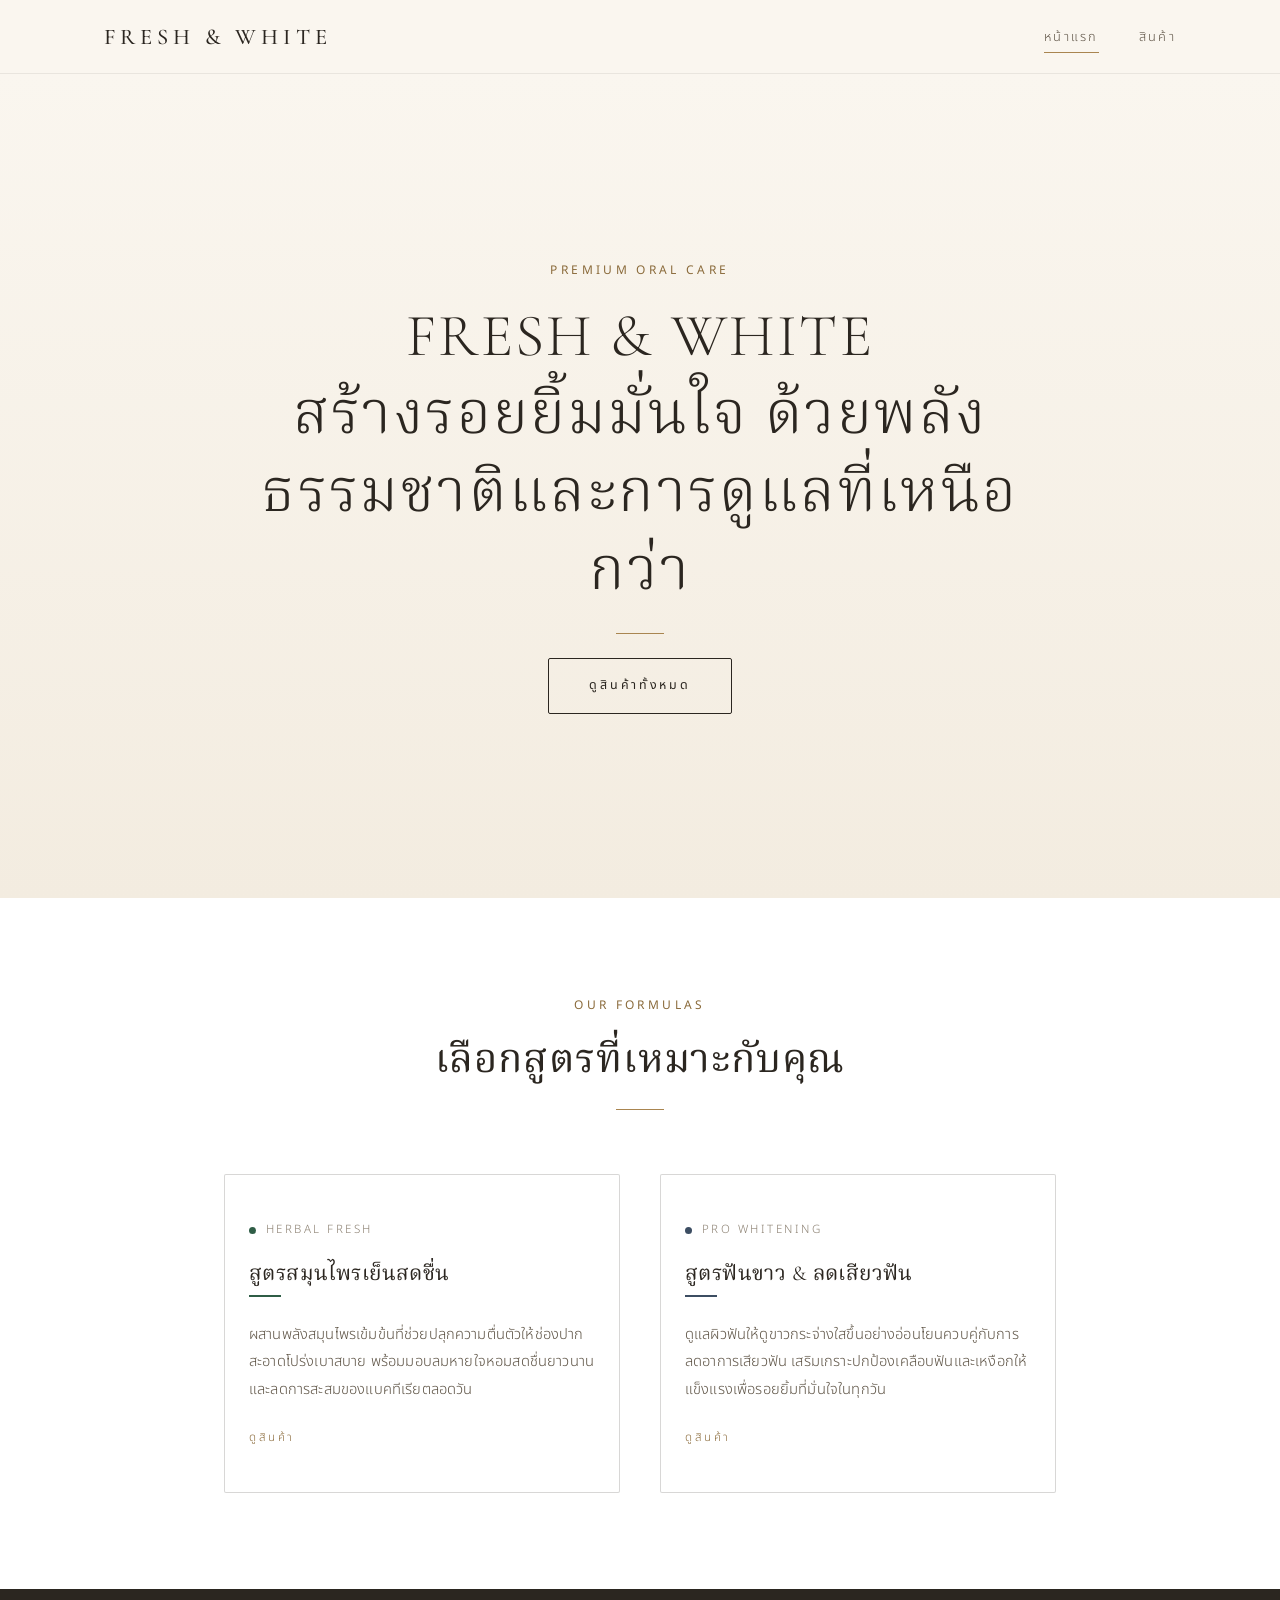
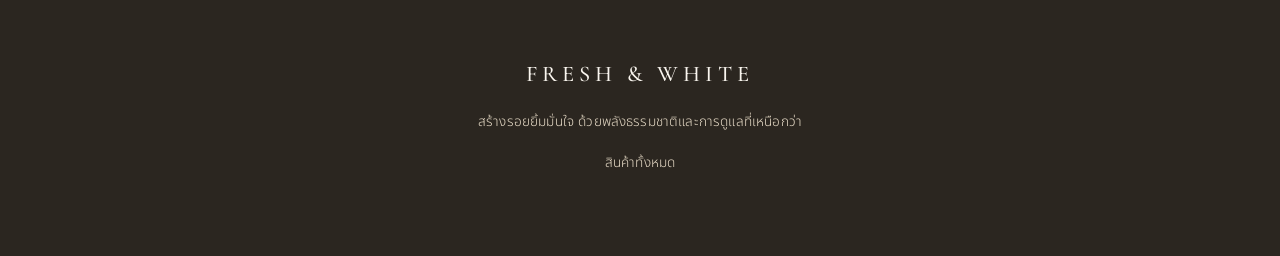
<file: index.html>
<!DOCTYPE html>
<html lang="th">
<head>
  <meta charset="UTF-8">
  <meta name="viewport" content="width=device-width, initial-scale=1">
  <title>FRESH &amp; WHITE — สร้างรอยยิ้มมั่นใจ</title>
  <meta name="description" content="FRESH & WHITE ยาสีฟันสูตรสมุนไพรเย็นสดชื่น และสูตรฟันขาว & ลดเสียวฟัน สร้างรอยยิ้มมั่นใจ ด้วยพลังธรรมชาติและการดูแลที่เหนือกว่า">
  <link rel="stylesheet" href="style.css">
</head>
<body>

  <header class="site-header">
    <div class="container">
      <a class="brand" href="index.html">Fresh &amp; White</a>
      <ul class="nav">
        <li><a class="is-active" href="index.html">หน้าแรก</a></li>
        <li><a href="product.html">สินค้า</a></li>
      </ul>
    </div>
  </header>

  <main>
    <!-- Hero -->
    <section class="hero hero--full">
      <div class="container">
        <span class="eyebrow">Premium Oral Care</span>
        <h1>
          FRESH &amp; WHITE<br>
          สร้างรอยยิ้มมั่นใจ ด้วยพลังธรรมชาติและการดูแลที่เหนือกว่า
        </h1>
        <hr class="divider" style="margin-left:auto;margin-right:auto;">
        <a class="btn" href="product.html">ดูสินค้าทั้งหมด</a>
      </div>
    </section>

    <!-- Moods / Formulas -->
    <section class="section section--white">
      <div class="container">
        <div class="section__head">
          <span class="eyebrow">Our Formulas</span>
          <h2>เลือกสูตรที่เหมาะกับคุณ</h2>
          <hr class="divider" style="margin-left:auto;margin-right:auto;">
        </div>

        <div class="mood-grid">
          <a class="mood-card" data-mood="herbal-fresh" href="product.html?mood=herbal-fresh">
            <span class="mood">Herbal Fresh</span>
            <h3>สูตรสมุนไพรเย็นสดชื่น</h3>
            <span class="mood-line"></span>
            <p>ผสานพลังสมุนไพรเข้มข้นที่ช่วยปลุกความตื่นตัวให้ช่องปากสะอาดโปร่งเบาสบาย พร้อมมอบลมหายใจหอมสดชื่นยาวนานและลดการสะสมของแบคทีเรียตลอดวัน</p>
            <span class="mood-card__more">ดูสินค้า</span>
          </a>

          <a class="mood-card" data-mood="pro-whitening" href="product.html?mood=pro-whitening">
            <span class="mood">Pro Whitening</span>
            <h3>สูตรฟันขาว &amp; ลดเสียวฟัน</h3>
            <span class="mood-line"></span>
            <p>ดูแลผิวฟันให้ดูขาวกระจ่างใสขึ้นอย่างอ่อนโยนควบคู่กับการลดอาการเสียวฟัน เสริมเกราะปกป้องเคลือบฟันและเหงือกให้แข็งแรงเพื่อรอยยิ้มที่มั่นใจในทุกวัน</p>
            <span class="mood-card__more">ดูสินค้า</span>
          </a>
        </div>
      </div>
    </section>
  </main>

  <footer class="site-footer">
    <div class="container">
      <span class="brand">Fresh &amp; White</span>
      <p>สร้างรอยยิ้มมั่นใจ ด้วยพลังธรรมชาติและการดูแลที่เหนือกว่า</p>
      <p><a href="product.html">สินค้าทั้งหมด</a></p>
    </div>
  </footer>

  <script src="script.js"></script>
</body>
</html>
</file>
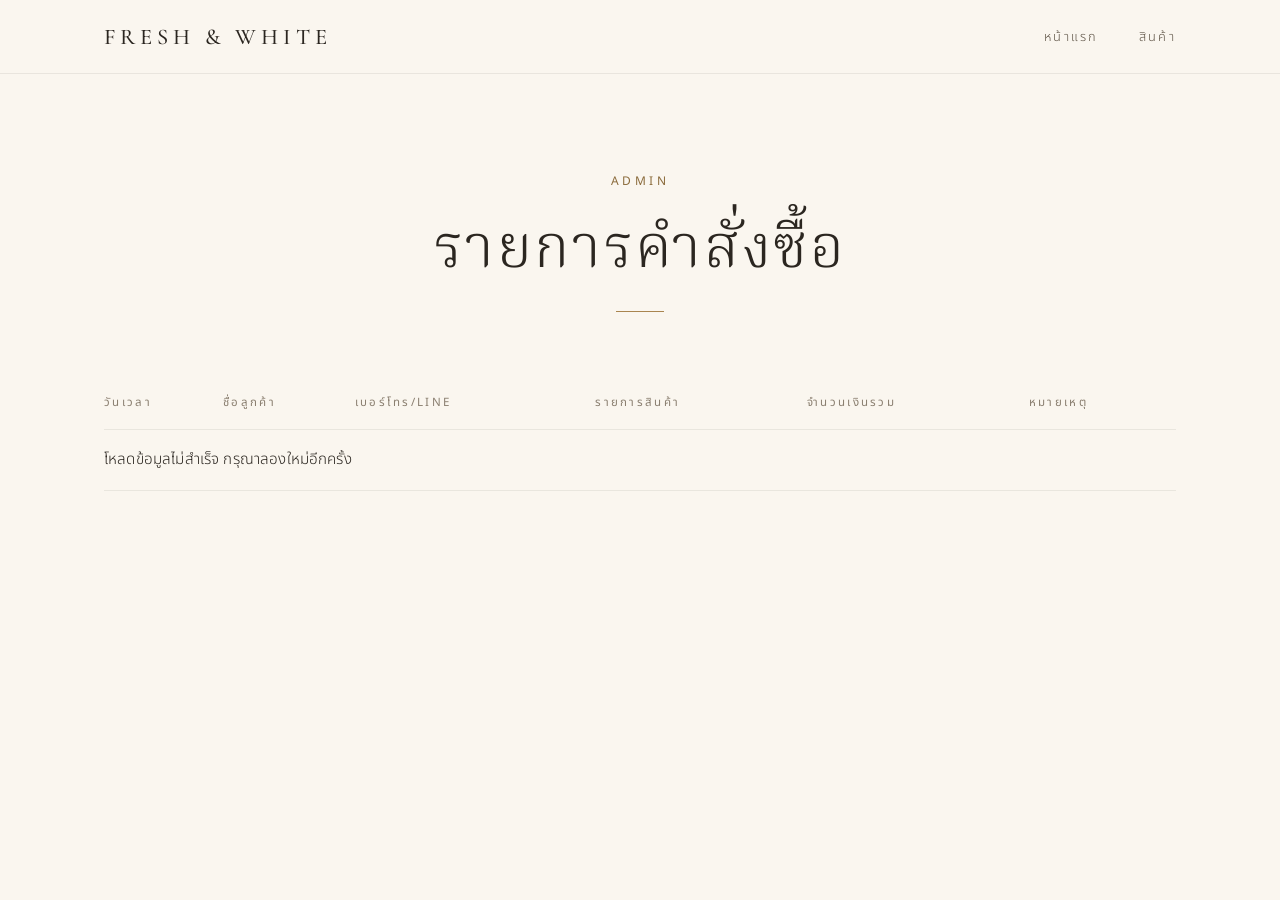
<file: admin (1).html>
<!DOCTYPE html>
<html lang="th">
<head>
  <meta charset="UTF-8">
  <meta name="viewport" content="width=device-width, initial-scale=1">
  <meta name="robots" content="noindex, nofollow">
  <title>รายการคำสั่งซื้อ — FRESH &amp; WHITE</title>
  <link rel="stylesheet" href="style.css">
</head>
<body>

  <header class="site-header">
    <div class="container">
      <a class="brand" href="index.html">Fresh &amp; White</a>
      <ul class="nav">
        <li><a href="index.html">หน้าแรก</a></li>
        <li><a href="product.html">สินค้า</a></li>
      </ul>
    </div>
  </header>

  <main>
    <section class="section">
      <div class="container">
        <div class="section__head">
          <span class="eyebrow">Admin</span>
          <h1>รายการคำสั่งซื้อ</h1>
          <hr class="divider" style="margin-left:auto;margin-right:auto;">
        </div>

        <div style="overflow-x:auto;">
          <table id="ordersTable" class="summary">
            <thead>
              <tr>
                <th>วันเวลา</th>
                <th>ชื่อลูกค้า</th>
                <th>เบอร์โทร/Line</th>
                <th>รายการสินค้า</th>
                <th>จำนวนเงินรวม</th>
                <th>หมายเหตุ</th>
              </tr>
            </thead>
            <tbody></tbody>
          </table>
        </div>
      </div>
    </section>
  </main>

  <script src="script.js"></script>
</body>
</html>
</file>
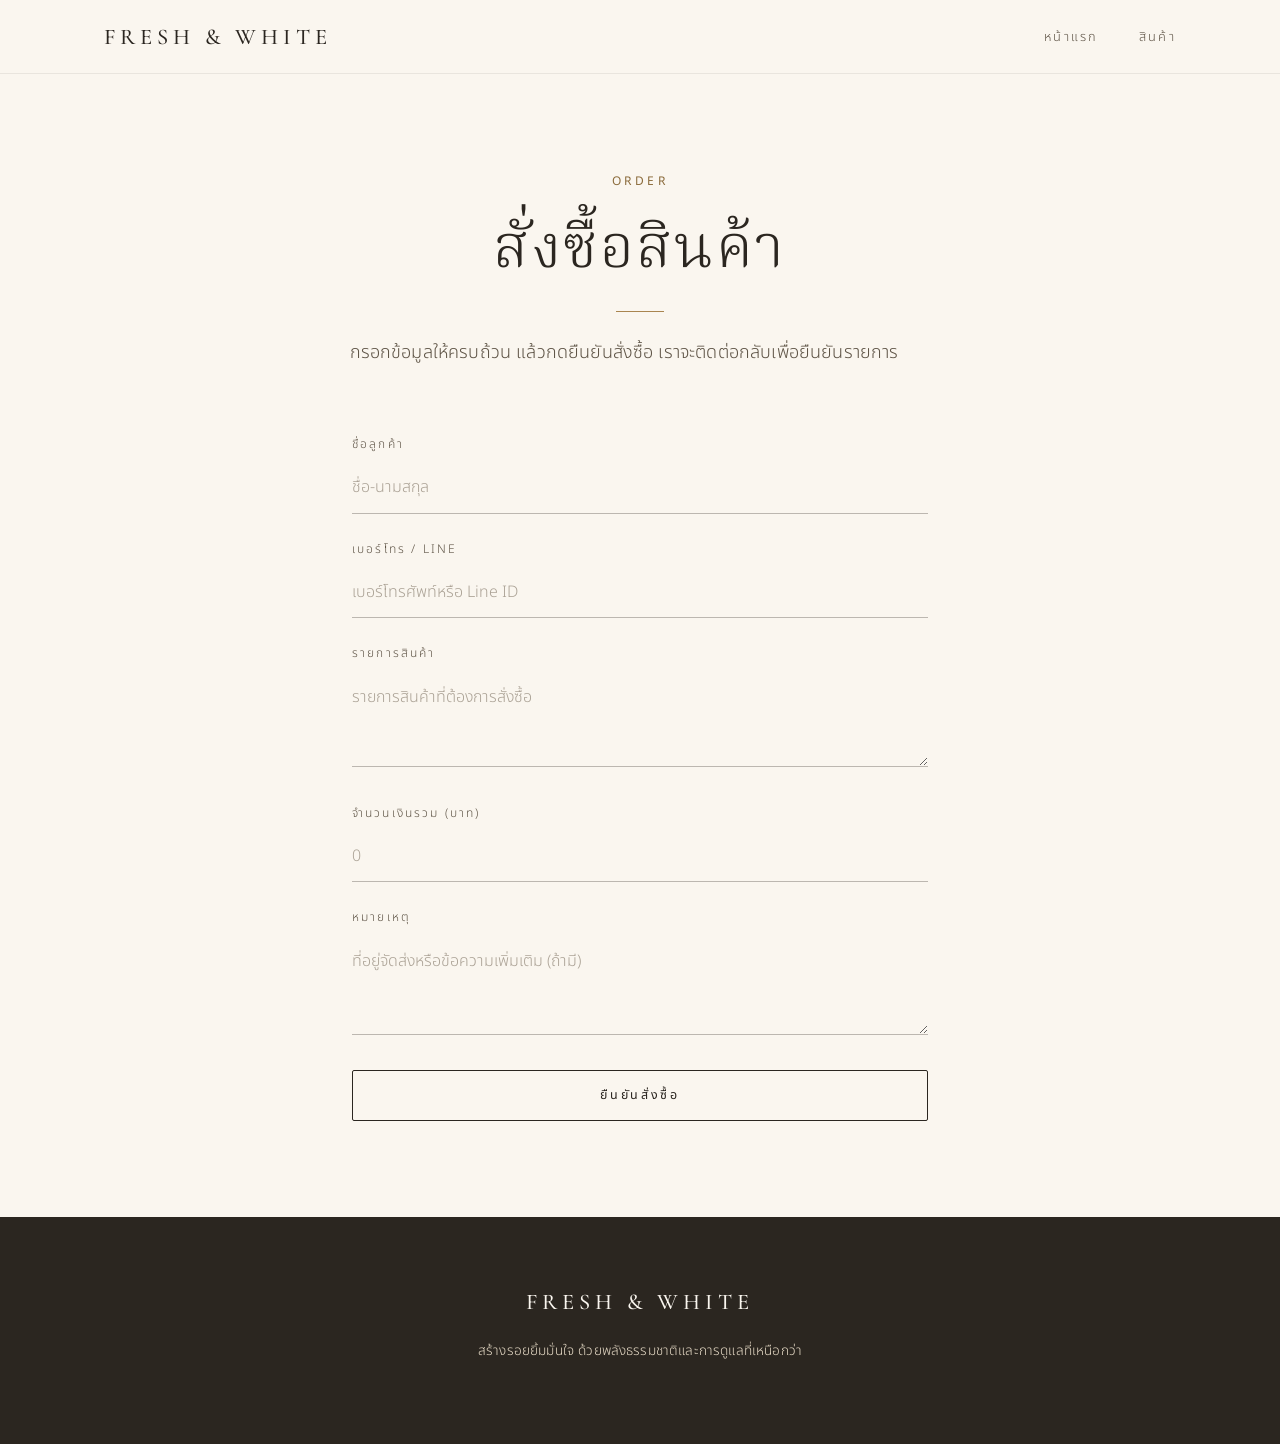
<file: order.html>
<!DOCTYPE html>
<html lang="th">
<head>
  <meta charset="UTF-8">
  <meta name="viewport" content="width=device-width, initial-scale=1">
  <title>สั่งซื้อสินค้า — FRESH &amp; WHITE</title>
  <link rel="stylesheet" href="style.css">
</head>
<body>

  <header class="site-header">
    <div class="container">
      <a class="brand" href="index.html">Fresh &amp; White</a>
      <ul class="nav">
        <li><a href="index.html">หน้าแรก</a></li>
        <li><a href="product.html">สินค้า</a></li>
      </ul>
    </div>
  </header>

  <main>
    <section class="section">
      <div class="container">
        <div class="section__head">
          <span class="eyebrow">Order</span>
          <h1>สั่งซื้อสินค้า</h1>
          <hr class="divider" style="margin-left:auto;margin-right:auto;">
          <p class="lead">กรอกข้อมูลให้ครบถ้วน แล้วกดยืนยันสั่งซื้อ เราจะติดต่อกลับเพื่อยืนยันรายการ</p>
        </div>

        <form id="orderForm" class="form">
          <div class="form__group">
            <label for="customerName">ชื่อลูกค้า</label>
            <input type="text" id="customerName" name="customerName" placeholder="ชื่อ-นามสกุล" autocomplete="name" required>
          </div>

          <div class="form__group">
            <label for="contact">เบอร์โทร / Line</label>
            <input type="text" id="contact" name="contact" placeholder="เบอร์โทรศัพท์หรือ Line ID" autocomplete="tel" required>
          </div>

          <div class="form__group">
            <label for="items">รายการสินค้า</label>
            <textarea id="items" name="items" rows="2" placeholder="รายการสินค้าที่ต้องการสั่งซื้อ" required></textarea>
          </div>

          <div class="form__group">
            <label for="total">จำนวนเงินรวม (บาท)</label>
            <input type="text" id="total" name="total" inputmode="decimal" placeholder="0" required>
          </div>

          <div class="form__group">
            <label for="note">หมายเหตุ</label>
            <textarea id="note" name="note" rows="3" placeholder="ที่อยู่จัดส่งหรือข้อความเพิ่มเติม (ถ้ามี)"></textarea>
          </div>

          <button type="submit" class="btn btn--block">ยืนยันสั่งซื้อ</button>
        </form>
      </div>
    </section>
  </main>

  <footer class="site-footer">
    <div class="container">
      <span class="brand">Fresh &amp; White</span>
      <p>สร้างรอยยิ้มมั่นใจ ด้วยพลังธรรมชาติและการดูแลที่เหนือกว่า</p>
    </div>
  </footer>

  <script src="script.js"></script>
</body>
</html>
</file>
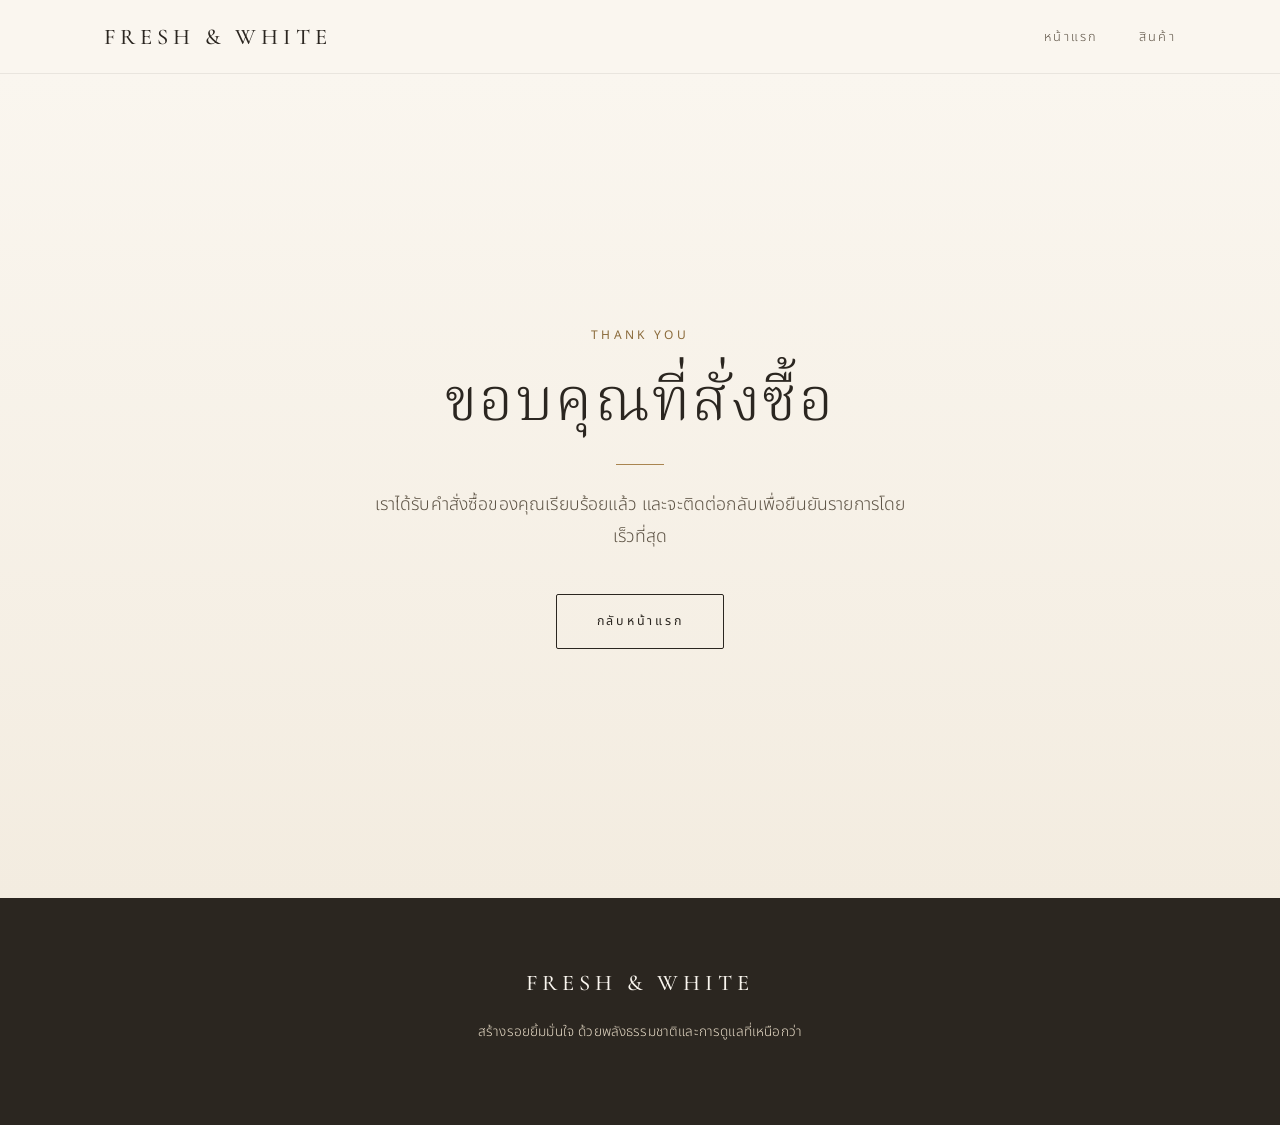
<file: thankyou (1).html>
<!DOCTYPE html>
<html lang="th">
<head>
  <meta charset="UTF-8">
  <meta name="viewport" content="width=device-width, initial-scale=1">
  <title>ขอบคุณที่สั่งซื้อ — FRESH &amp; WHITE</title>
  <link rel="stylesheet" href="style.css">
</head>
<body>

  <header class="site-header">
    <div class="container">
      <a class="brand" href="index.html">Fresh &amp; White</a>
      <ul class="nav">
        <li><a href="index.html">หน้าแรก</a></li>
        <li><a href="product.html">สินค้า</a></li>
      </ul>
    </div>
  </header>

  <main>
    <section class="hero hero--full">
      <div class="container">
        <span class="eyebrow">Thank You</span>
        <h1>ขอบคุณที่สั่งซื้อ</h1>
        <hr class="divider" style="margin-left:auto;margin-right:auto;">
        <p>เราได้รับคำสั่งซื้อของคุณเรียบร้อยแล้ว และจะติดต่อกลับเพื่อยืนยันรายการโดยเร็วที่สุด</p>
        <a class="btn" href="index.html">กลับหน้าแรก</a>
      </div>
    </section>
  </main>

  <footer class="site-footer">
    <div class="container">
      <span class="brand">Fresh &amp; White</span>
      <p>สร้างรอยยิ้มมั่นใจ ด้วยพลังธรรมชาติและการดูแลที่เหนือกว่า</p>
    </div>
  </footer>

  <script src="script.js"></script>
</body>
</html>
</file>
<file: style.css>
/* ==========================================================================
   style.css — Premium minimal theme (cream / beige / bronze accent)
   ========================================================================== */

@import url("https://fonts.googleapis.com/css2?family=Cormorant+Garamond:wght@400;500;600&family=Noto+Sans+Thai:wght@300;400;500&family=Noto+Serif+Thai:wght@300;400;500&display=swap");

/* ---------- Design tokens ---------- */
:root {
  /* Surfaces */
  --color-white: #ffffff;
  --color-cream: #faf6ef;
  --color-cream-deep: #f3ece0;
  --color-beige: #e6dac6;
  --color-beige-dark: #8c7a62;

  /* Text */
  --color-ink: #2b2620;
  --color-ink-soft: #5e5446;
  --color-ink-mute: #8a7f70;

  /* Accent (soft gold / bronze) */
  --color-accent: #a98550;
  --color-accent-dark: #8a6a3a;
  --color-accent-soft: #d9c39a;

  /* Lines */
  --line: 1px solid rgba(43, 38, 32, 0.18);
  --line-soft: 1px solid rgba(43, 38, 32, 0.08);

  /* Mood dots (small touches only, never full backgrounds) */
  --mood-fresh: #2f5d46;       /* เขียวเข้ม */
  --mood-sweet: #7a5c9e;       /* ม่วงกลาง */
  --mood-confident: #3c4d62;   /* น้ำเงินเทาเข้ม */
  --mood-romance: #c47a7a;     /* แดงอ่อน */

  /* Type */
  --font-serif: "Cormorant Garamond", "Noto Serif Thai", Georgia, "Times New Roman", serif;
  --font-sans: "Noto Sans Thai", "Helvetica Neue", Arial, sans-serif;

  /* Spacing scale (generous) */
  --space-1: 0.5rem;
  --space-2: 1rem;
  --space-3: 1.5rem;
  --space-4: 2.5rem;
  --space-5: 4rem;
  --space-6: 6rem;
  --space-7: 9rem;

  --container: 1120px;
  --radius: 2px;
  --ease: cubic-bezier(0.22, 0.61, 0.36, 1);
}

/* ---------- Reset / base ---------- */
*,
*::before,
*::after {
  box-sizing: border-box;
}

html {
  scroll-behavior: smooth;
  -webkit-text-size-adjust: 100%;
}

body {
  margin: 0;
  background: var(--color-cream);
  color: var(--color-ink);
  font-family: var(--font-sans);
  font-weight: 300;
  font-size: 1rem;
  line-height: 1.85;
  letter-spacing: 0.01em;
  -webkit-font-smoothing: antialiased;
  text-rendering: optimizeLegibility;
}

img {
  display: block;
  max-width: 100%;
  height: auto;
}

a {
  color: inherit;
  text-decoration: none;
  transition: color 0.3s var(--ease);
}

a:hover {
  color: var(--color-accent-dark);
}

::selection {
  background: var(--color-accent-soft);
  color: var(--color-ink);
}

:focus-visible {
  outline: 1px solid var(--color-accent-dark);
  outline-offset: 3px;
}

/* ---------- Typography ---------- */
h1,
h2,
h3,
h4 {
  font-family: var(--font-serif);
  font-weight: 400;
  line-height: 1.3;
  letter-spacing: 0.02em;
  margin: 0 0 var(--space-2);
  color: var(--color-ink);
}

h1 {
  font-size: clamp(2.25rem, 5vw, 3.75rem);
  font-weight: 300;
  letter-spacing: 0.04em;
}

h2 {
  font-size: clamp(1.75rem, 3.2vw, 2.5rem);
}

h3 {
  font-size: 1.3rem;
}

p {
  margin: 0 0 var(--space-2);
  color: var(--color-ink-soft);
}

.eyebrow {
  display: block;
  margin-bottom: var(--space-2);
  font-family: var(--font-sans);
  font-size: 0.75rem;
  font-weight: 400;
  letter-spacing: 0.28em;
  text-transform: uppercase;
  color: var(--color-accent-dark);
}

.lead {
  font-size: 1.125rem;
  max-width: 38rem;
}

/* Thin gold divider */
.divider {
  width: 3rem;
  height: 1px;
  margin: var(--space-3) 0;
  border: 0;
  background: var(--color-accent);
}

.text-center {
  text-align: center;
}

.text-center .divider,
.text-center .lead {
  margin-left: auto;
  margin-right: auto;
}

/* ---------- Layout ---------- */
.container {
  width: 100%;
  max-width: var(--container);
  margin: 0 auto;
  padding: 0 var(--space-3);
}

section,
.section {
  padding: var(--space-6) 0;
}

.section--alt {
  background: var(--color-cream-deep);
}

.section--white {
  background: var(--color-white);
}

.section__head {
  max-width: 40rem;
  margin: 0 auto var(--space-5);
  text-align: center;
}

/* ---------- Header / nav ---------- */
.site-header {
  position: sticky;
  top: 0;
  z-index: 50;
  background: rgba(250, 246, 239, 0.92);
  backdrop-filter: blur(8px);
  -webkit-backdrop-filter: blur(8px);
  border-bottom: var(--line-soft);
}

.site-header .container {
  display: flex;
  align-items: center;
  justify-content: space-between;
  padding-top: var(--space-2);
  padding-bottom: var(--space-2);
}

.brand {
  font-family: var(--font-serif);
  font-size: 1.4rem;
  font-weight: 500;
  letter-spacing: 0.22em;
  text-transform: uppercase;
}

.nav {
  display: flex;
  gap: var(--space-4);
  margin: 0;
  padding: 0;
  list-style: none;
}

.nav a {
  position: relative;
  font-size: 0.8rem;
  letter-spacing: 0.18em;
  text-transform: uppercase;
  color: var(--color-ink-soft);
}

.nav a::after {
  content: "";
  position: absolute;
  left: 0;
  bottom: -6px;
  width: 0;
  height: 1px;
  background: var(--color-accent);
  transition: width 0.35s var(--ease);
}

.nav a:hover::after,
.nav a.is-active::after {
  width: 100%;
}

/* ---------- Hero ---------- */
.hero {
  padding: var(--space-7) 0 var(--space-6);
  text-align: center;
  background: linear-gradient(180deg, var(--color-cream) 0%, var(--color-cream-deep) 100%);
}

.hero p {
  max-width: 34rem;
  margin: 0 auto var(--space-4);
  font-size: 1.1rem;
}

/* ---------- Buttons (thin outline, soft dark) ---------- */
.btn {
  display: inline-block;
  padding: 0.95rem 2.5rem;
  background: transparent;
  color: var(--color-ink);
  border: 1px solid var(--color-ink);
  border-radius: var(--radius);
  font-family: var(--font-sans);
  font-size: 0.78rem;
  font-weight: 400;
  letter-spacing: 0.22em;
  text-transform: uppercase;
  text-align: center;
  cursor: pointer;
  transition: background 0.35s var(--ease), color 0.35s var(--ease), border-color 0.35s var(--ease);
}

.btn:hover {
  background: var(--color-ink);
  color: var(--color-cream);
}

.btn--accent {
  border-color: var(--color-accent-dark);
  color: var(--color-accent-dark);
}

.btn--accent:hover {
  background: var(--color-accent-dark);
  border-color: var(--color-accent-dark);
  color: var(--color-white);
}

.btn--block {
  display: block;
  width: 100%;
}

.btn:disabled,
.btn[disabled] {
  opacity: 0.45;
  cursor: not-allowed;
}

/* ---------- Mood dot ---------- */
.mood {
  display: inline-flex;
  align-items: center;
  gap: 0.6rem;
  font-size: 0.72rem;
  letter-spacing: 0.22em;
  text-transform: uppercase;
  color: var(--color-ink-mute);
}

.mood::before {
  content: "";
  width: 7px;
  height: 7px;
  border-radius: 50%;
  background: var(--mood-color, var(--color-accent));
}

/* Short underline accent under a heading */
.mood-line {
  display: block;
  width: 2rem;
  height: 2px;
  margin-top: var(--space-1);
  background: var(--mood-color, var(--color-accent));
}

/* Mood colours — apply via class or data-mood on the element/card */
.mood--fresh,
[data-mood="fresh"],
[data-mood="herbal-fresh"] {
  --mood-color: var(--mood-fresh);
}

.mood--sweet,
[data-mood="sweet"] {
  --mood-color: var(--mood-sweet);
}

.mood--confident,
[data-mood="confident"],
[data-mood="pro-whitening"] {
  --mood-color: var(--mood-confident);
}

.mood--romance,
[data-mood="romance"] {
  --mood-color: var(--mood-romance);
}

/* ---------- Product grid & cards ---------- */
.product-grid {
  display: grid;
  grid-template-columns: repeat(auto-fill, minmax(250px, 1fr));
  gap: var(--space-4);
}

.product-card {
  display: flex;
  flex-direction: column;
  background: var(--color-white);
  border: var(--line-soft);
  border-radius: var(--radius);
  transition: border-color 0.35s var(--ease), transform 0.35s var(--ease);
}

.product-card:hover {
  border-color: var(--color-accent-soft);
  transform: translateY(-3px);
}

.product-card__image {
  aspect-ratio: 4 / 5;
  background: var(--color-cream-deep);
  overflow: hidden;
}

.product-card__image img {
  width: 100%;
  height: 100%;
  object-fit: cover;
}

.product-card__body {
  display: flex;
  flex: 1;
  flex-direction: column;
  padding: var(--space-3);
}

.product-card__title {
  margin: var(--space-1) 0 var(--space-1);
  font-size: 1.15rem;
}

.product-card__desc {
  flex: 1;
  font-size: 0.9rem;
}

.product-card__meta {
  display: flex;
  align-items: baseline;
  justify-content: space-between;
  margin: var(--space-2) 0 var(--space-3);
  padding-top: var(--space-2);
  border-top: var(--line-soft);
}

.product-card__size {
  font-size: 0.8rem;
  letter-spacing: 0.12em;
  color: var(--color-ink-mute);
}

.price {
  font-family: var(--font-serif);
  font-size: 1.4rem;
  font-weight: 500;
  color: var(--color-accent-dark);
}

/* ---------- Mood filter tabs ---------- */
.filter {
  display: flex;
  flex-wrap: wrap;
  justify-content: center;
  gap: var(--space-3);
  margin: 0 0 var(--space-5);
  padding: 0;
  list-style: none;
}

.filter button {
  padding: 0.4rem 0;
  background: none;
  border: 0;
  border-bottom: 1px solid transparent;
  font-family: var(--font-sans);
  font-size: 0.78rem;
  letter-spacing: 0.2em;
  text-transform: uppercase;
  color: var(--color-ink-mute);
  cursor: pointer;
  transition: color 0.3s var(--ease), border-color 0.3s var(--ease);
}

.filter button:hover,
.filter button.is-active {
  color: var(--color-ink);
  border-bottom-color: var(--color-accent);
}

/* ---------- Forms (order form) ---------- */
.form {
  max-width: 36rem;
  margin: 0 auto;
}

.form__group {
  margin-bottom: var(--space-3);
}

.form label {
  display: block;
  margin-bottom: 0.4rem;
  font-size: 0.75rem;
  letter-spacing: 0.18em;
  text-transform: uppercase;
  color: var(--color-ink-soft);
}

.form input,
.form select,
.form textarea {
  width: 100%;
  padding: 0.85rem 0;
  background: transparent;
  border: 0;
  border-bottom: 1px solid rgba(43, 38, 32, 0.3);
  border-radius: 0;
  font-family: var(--font-sans);
  font-size: 1rem;
  font-weight: 300;
  color: var(--color-ink);
  transition: border-color 0.3s var(--ease);
}

.form textarea {
  min-height: 6rem;
  resize: vertical;
}

.form input:focus,
.form select:focus,
.form textarea:focus {
  outline: none;
  border-bottom-color: var(--color-accent-dark);
}

.form ::placeholder {
  color: var(--color-ink-mute);
  opacity: 0.7;
}

.form-message {
  margin-top: var(--space-3);
  padding: var(--space-2) var(--space-3);
  border: 1px solid var(--color-accent-soft);
  background: var(--color-cream-deep);
  font-size: 0.9rem;
  text-align: center;
}

/* ---------- Order summary / table ---------- */
.summary {
  width: 100%;
  border-collapse: collapse;
  font-size: 0.95rem;
}

.summary th,
.summary td {
  padding: var(--space-2) 0;
  text-align: left;
  border-bottom: var(--line-soft);
}

.summary th {
  font-size: 0.72rem;
  font-weight: 400;
  letter-spacing: 0.2em;
  text-transform: uppercase;
  color: var(--color-ink-mute);
}

.summary .total td {
  border-bottom: var(--line);
  font-family: var(--font-serif);
  font-size: 1.2rem;
  color: var(--color-accent-dark);
}

/* ---------- Footer ---------- */
.site-footer {
  padding: var(--space-5) 0;
  background: var(--color-ink);
  color: var(--color-beige);
  text-align: center;
  font-size: 0.85rem;
}

.site-footer p,
.site-footer a {
  color: var(--color-beige);
}

.site-footer a:hover {
  color: var(--color-accent-soft);
}

.site-footer .brand {
  display: block;
  margin-bottom: var(--space-2);
  color: var(--color-cream);
}

/* ---------- Full-screen hero (index) ---------- */
.hero--full {
  display: flex;
  align-items: center;
  min-height: calc(100vh - 76px);
  min-height: calc(100svh - 76px);
  padding: var(--space-6) 0;
}

.hero--full .container {
  max-width: 52rem;
}

.hero--full h1 {
  margin-bottom: var(--space-3);
}

/* ---------- Mood cards (index) ---------- */
.mood-grid {
  display: grid;
  grid-template-columns: repeat(auto-fit, minmax(280px, 1fr));
  gap: var(--space-4);
  max-width: 52rem;
  margin: 0 auto;
}

.mood-card {
  display: block;
  padding: var(--space-4) var(--space-3);
  background: var(--color-white);
  border: var(--line);
  border-radius: var(--radius);
  transition: border-color 0.35s var(--ease), transform 0.35s var(--ease);
}

.mood-card:hover {
  border-color: var(--mood-color, var(--color-accent));
  transform: translateY(-3px);
  color: inherit;
}

.mood-card h3 {
  margin-top: var(--space-2);
  margin-bottom: 0;
}

.mood-card .mood-line {
  margin-bottom: var(--space-3);
}

.mood-card p {
  font-size: 0.92rem;
}

.mood-card__more {
  display: inline-block;
  margin-top: var(--space-1);
  font-size: 0.72rem;
  letter-spacing: 0.22em;
  text-transform: uppercase;
  color: var(--color-accent-dark);
}

/* ---------- Responsive ---------- */
@media (max-width: 900px) {
  section,
  .section {
    padding: var(--space-5) 0;
  }

  .hero {
    padding: var(--space-6) 0 var(--space-5);
  }
}

@media (max-width: 640px) {
  :root {
    --space-4: 2rem;
    --space-5: 3rem;
    --space-6: 4rem;
    --space-7: 5rem;
  }

  body {
    line-height: 1.75;
  }

  .container {
    padding: 0 var(--space-2);
  }

  .site-header .container {
    flex-direction: column;
    gap: var(--space-2);
  }

  .nav {
    gap: var(--space-3);
  }

  .product-grid {
    grid-template-columns: 1fr;
  }

  .btn {
    width: 100%;
    padding: 1rem 1.5rem;
  }

  .filter {
    gap: var(--space-2);
  }
}

@media (prefers-reduced-motion: reduce) {
  * {
    transition: none !important;
    scroll-behavior: auto !important;
  }
}
</file>
